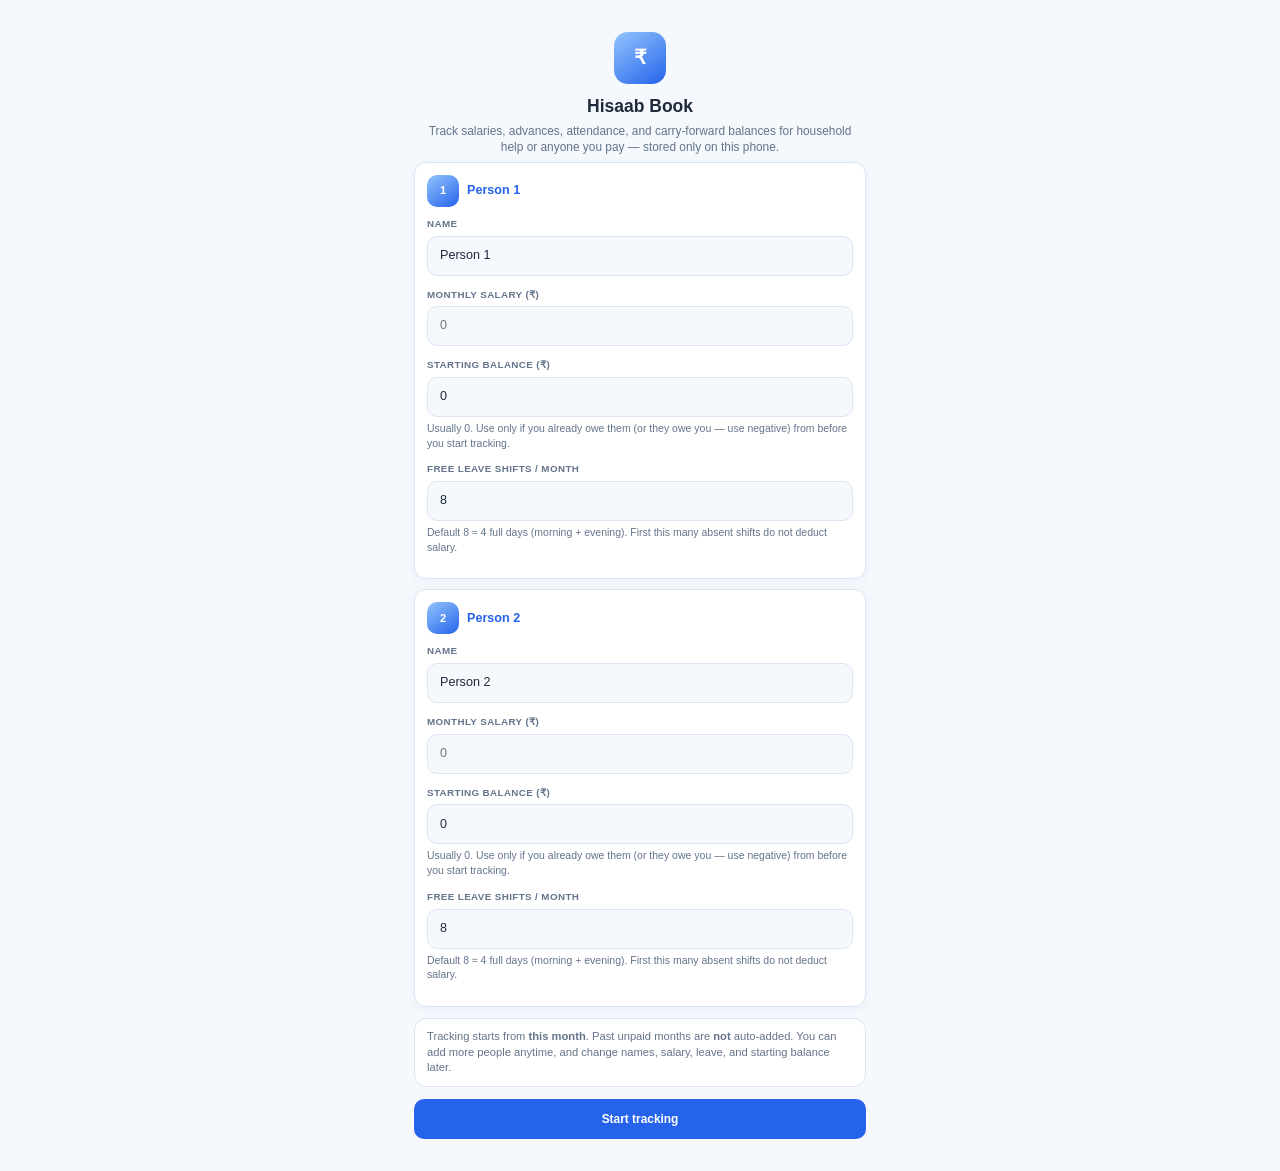
<file: index.html>
<!DOCTYPE html>
<html lang="en">
<head>
  <meta charset="UTF-8" />
  <meta name="viewport" content="width=device-width, initial-scale=1, viewport-fit=cover, maximum-scale=1" />
  <meta name="apple-mobile-web-app-capable" content="yes" />
  <meta name="apple-mobile-web-app-status-bar-style" content="black-translucent" />
  <meta name="theme-color" content="#2563EB" />
  <title>Hisaab Book</title>
  <link rel="stylesheet" href="styles.css?v=4" />
  <link rel="manifest" href="manifest.json" />
  <link rel="icon" href="data:image/svg+xml,%3Csvg xmlns='http://www.w3.org/2000/svg' viewBox='0 0 100 100'%3E%3Crect rx='20' width='100' height='100' fill='%232563EB'/%3E%3Ctext x='50' y='68' font-size='52' text-anchor='middle' fill='white'%3E₹%3C/text%3E%3C/svg%3E" />
</head>
<body>
  <div id="app"></div>
  <script src="app.js?v=4"></script>
</body>
</html>
</file>
<file: styles.css>
:root {
  --bg: #F5F8FC;
  --surface: #FFFFFF;
  --surface-2: #EEF3FA;
  --primary: #2563EB;
  --primary-dark: #1D4ED8;
  --primary-soft: #93C5FD;
  --accent: #3B82F6;
  --text: #1E293B;
  --text-muted: #64748B;
  --border: #DCE5F2;
  --positive: #0F766E;
  --positive-bg: #ECFDF5;
  --negative: #B91C1C;
  --negative-bg: #FEF2F2;
  --shadow: 0 2px 10px rgba(37, 99, 235, 0.06);
  --radius: 12px;
  --safe-top: env(safe-area-inset-top, 0px);
  --safe-bottom: env(safe-area-inset-bottom, 0px);
  --font: -apple-system, BlinkMacSystemFont, "Segoe UI", Roboto, "Helvetica Neue", Arial, sans-serif;
}

* { box-sizing: border-box; -webkit-tap-highlight-color: transparent; }
html, body {
  margin: 0; padding: 0; min-height: 100%;
  background: var(--bg); color: var(--text); font-family: var(--font);
  font-size: 14px; line-height: 1.4;
}
body { padding-bottom: calc(20px + var(--safe-bottom)); }
button, input, textarea, select { font: inherit; color: inherit; }
button { cursor: pointer; border: none; background: none; }
a { color: var(--primary); }

#app { max-width: 480px; margin: 0 auto; min-height: 100vh; }

.topbar {
  position: sticky; top: 0; z-index: 20;
  background: rgba(245, 248, 252, 0.94); backdrop-filter: blur(12px);
  -webkit-backdrop-filter: blur(12px);
  padding: calc(10px + var(--safe-top)) 14px 10px;
  border-bottom: 1px solid var(--border);
  display: flex; align-items: center; gap: 8px;
}
.topbar h1 { flex: 1; margin: 0; font-size: 1.05rem; font-weight: 650; letter-spacing: -0.01em; }
.topbar .sub { display: block; font-size: 0.68rem; color: var(--text-muted); font-weight: 500; margin-top: 1px; }
.icon-btn {
  width: 36px; height: 36px; border-radius: 10px;
  display: grid; place-items: center; color: var(--primary);
  background: var(--surface); border: 1px solid var(--border);
  font-size: 1rem; flex-shrink: 0;
}
.icon-btn:active { transform: scale(0.96); background: var(--surface-2); }

.page { padding: 12px 14px; animation: fadeIn 0.2s ease; }
@keyframes fadeIn { from { opacity: 0; transform: translateY(4px); } to { opacity: 1; transform: none; } }

.hint {
  background: var(--surface); border: 1px solid var(--border);
  border-radius: var(--radius); padding: 10px 12px;
  color: var(--text-muted); font-size: 0.8rem; line-height: 1.4; margin-bottom: 12px;
}

.maid-card {
  background: var(--surface); border-radius: var(--radius);
  box-shadow: var(--shadow); border: 1px solid var(--border);
  padding: 12px; margin-bottom: 10px; text-align: left; width: 100%;
  transition: transform 0.12s ease;
}
.maid-card:active { transform: scale(0.99); }
.maid-card .name-row { display: flex; align-items: center; gap: 10px; margin-bottom: 8px; }
.maid-avatar {
  width: 36px; height: 36px; border-radius: 10px;
  background: linear-gradient(145deg, var(--primary-soft), var(--primary));
  color: #fff; font-weight: 650; font-size: 0.85rem;
  display: grid; place-items: center; flex-shrink: 0;
}
.maid-card .name { font-size: 1rem; font-weight: 650; letter-spacing: -0.01em; margin: 0; line-height: 1.25; }
.maid-card .meta { font-size: 0.72rem; color: var(--text-muted); margin-top: 2px; }
.balance-row { display: flex; justify-content: space-between; align-items: flex-end; gap: 10px; margin-top: 6px; }
.balance-label { font-size: 0.65rem; text-transform: uppercase; letter-spacing: 0.05em; color: var(--text-muted); font-weight: 600; }
.balance-amt { font-size: 1.2rem; font-weight: 700; letter-spacing: -0.02em; font-variant-numeric: tabular-nums; }
.balance-amt.pos { color: var(--positive); }
.balance-amt.neg { color: var(--negative); }
.balance-amt.zero { color: var(--text-muted); }

.chip {
  display: inline-flex; align-items: center; gap: 4px;
  padding: 3px 8px; border-radius: 999px; font-size: 0.68rem; font-weight: 600;
  background: var(--surface-2); color: var(--text-muted); border: 1px solid var(--border);
}
.chip.warn { background: var(--negative-bg); color: var(--negative); border-color: #fecaca; }
.chip.ok { background: var(--positive-bg); color: var(--positive); border-color: #a7f3d0; }

.btn-row { display: flex; gap: 8px; margin-top: 10px; flex-wrap: wrap; }
.btn {
  flex: 1; min-height: 40px; min-width: 100px; padding: 8px 12px;
  border-radius: 10px; font-weight: 600; font-size: 0.85rem;
  display: inline-flex; align-items: center; justify-content: center; gap: 6px;
}
.btn-primary { background: var(--primary); color: #fff; }
.btn-primary:active { background: var(--primary-dark); }
.btn-secondary { background: var(--surface); color: var(--primary); border: 1px solid var(--border); }
.btn-secondary:active { background: var(--surface-2); }
.btn-danger { background: var(--negative-bg); color: var(--negative); border: 1px solid #fecaca; }
.btn-block { width: 100%; flex: none; }
.btn:disabled { opacity: 0.5; }

.summary-grid {
  display: grid; grid-template-columns: 1fr 1fr; gap: 8px; margin-bottom: 12px;
}
.stat {
  background: var(--surface); border: 1px solid var(--border); border-radius: 10px;
  padding: 10px; box-shadow: var(--shadow);
}
.stat.wide { grid-column: 1 / -1; }
.stat .label { font-size: 0.65rem; text-transform: uppercase; letter-spacing: 0.04em; color: var(--text-muted); font-weight: 600; }
.stat .value { font-size: 0.95rem; font-weight: 700; margin-top: 3px; font-variant-numeric: tabular-nums; }
.stat .value.big { font-size: 1.25rem; }
.stat .value.pos { color: var(--positive); }
.stat .value.neg { color: var(--negative); }

.section-title {
  display: flex; align-items: center; justify-content: space-between;
  margin: 6px 0 8px; font-size: 0.85rem; font-weight: 650;
}
.month-picker {
  display: flex; align-items: center; gap: 6px;
  background: var(--surface); border: 1px solid var(--border);
  border-radius: 10px; padding: 2px; margin-bottom: 10px;
}
.month-picker .label {
  flex: 1; text-align: center; font-weight: 600; font-size: 0.82rem;
}
.month-picker .icon-btn { width: 34px; height: 34px; border: none; background: transparent; }

.list { display: flex; flex-direction: column; gap: 6px; }
.entry {
  background: var(--surface); border: 1px solid var(--border); border-radius: 10px;
  padding: 10px; display: flex; gap: 10px; align-items: flex-start;
  box-shadow: var(--shadow); text-align: left; width: 100%;
}
.entry:active { background: var(--surface-2); }
.entry .amt { font-weight: 700; font-size: 0.9rem; color: var(--primary); white-space: nowrap; font-variant-numeric: tabular-nums; }
.entry .date { font-size: 0.72rem; color: var(--text-muted); font-weight: 600; }
.entry .note { font-size: 0.8rem; margin-top: 2px; color: var(--text); }
.entry .grow { flex: 1; min-width: 0; }
.empty {
  text-align: center; padding: 24px 16px; color: var(--text-muted);
  background: var(--surface); border-radius: var(--radius); border: 1px dashed var(--border);
}
.empty .emoji { font-size: 1.4rem; margin-bottom: 6px; }
.empty p { margin: 0 0 4px; line-height: 1.4; font-size: 0.82rem; }

.overlay {
  position: fixed; inset: 0; background: rgba(15, 23, 42, 0.4); z-index: 50;
  display: flex; align-items: flex-end; justify-content: center;
  animation: fadeIn 0.15s ease;
}
.sheet {
  background: var(--surface); width: 100%; max-width: 480px;
  border-radius: 16px 16px 0 0; padding: 10px 16px calc(16px + var(--safe-bottom));
  max-height: 92vh; overflow-y: auto; animation: slideUp 0.22s ease;
}
@keyframes slideUp { from { transform: translateY(40%); } to { transform: none; } }
.sheet-handle { width: 36px; height: 4px; background: var(--border); border-radius: 4px; margin: 4px auto 12px; }
.sheet h2 { margin: 0 0 4px; font-size: 1.05rem; font-weight: 650; }
.sheet .sheet-sub { color: var(--text-muted); font-size: 0.78rem; margin-bottom: 12px; }
.field { margin-bottom: 12px; }
.field label { display: block; font-size: 0.7rem; font-weight: 650; color: var(--text-muted); margin-bottom: 5px; text-transform: uppercase; letter-spacing: 0.04em; }
.field input, .field textarea, .field select {
  width: 100%; min-height: 40px; padding: 8px 12px;
  border: 1px solid var(--border); border-radius: 10px;
  background: var(--bg); outline: none; font-size: 0.9rem;
}
.field input:focus, .field textarea:focus, .field select:focus {
  border-color: var(--primary); background: #fff; box-shadow: 0 0 0 3px rgba(37, 99, 235, 0.15);
}
.field textarea { min-height: 72px; resize: vertical; }
.field .error { color: var(--negative); font-size: 0.75rem; margin-top: 4px; }
.dialog {
  background: var(--surface); width: calc(100% - 32px); max-width: 360px;
  border-radius: 14px; padding: 18px; margin: auto; box-shadow: var(--shadow);
  animation: fadeIn 0.15s ease;
}
.dialog h3 { margin: 0 0 6px; font-size: 1rem; }
.dialog p { margin: 0 0 14px; color: var(--text-muted); line-height: 1.4; font-size: 0.85rem; }
.overlay.center { align-items: center; }

.setup-hero { text-align: center; padding: 20px 8px 6px; }
.setup-hero .logo {
  width: 52px; height: 52px; border-radius: 14px; margin: 0 auto 10px;
  background: linear-gradient(145deg, var(--primary-soft), var(--primary));
  color: #fff; font-size: 1.4rem; font-weight: 700; display: grid; place-items: center;
}
.setup-hero h1 { margin: 0 0 4px; font-size: 1.25rem; font-weight: 650; }
.setup-hero p { margin: 0; color: var(--text-muted); line-height: 1.4; font-size: 0.85rem; }

.maid-block {
  background: var(--surface); border: 1px solid var(--border); border-radius: var(--radius);
  padding: 12px; margin-bottom: 10px; box-shadow: var(--shadow);
}
.maid-block h3 {
  margin: 0 0 10px; font-size: 0.9rem; color: var(--primary);
  display: flex; align-items: center; gap: 8px; font-weight: 650;
}

.toast {
  position: fixed; left: 50%; bottom: calc(20px + var(--safe-bottom));
  transform: translateX(-50%); background: #1E293B; color: #fff;
  padding: 10px 14px; border-radius: 999px; font-size: 0.8rem; font-weight: 600;
  z-index: 100; box-shadow: var(--shadow); animation: fadeIn 0.2s ease;
  max-width: calc(100% - 32px); text-align: center;
}

.name-banner {
  background: linear-gradient(135deg, #2563EB, #3B82F6);
  color: #fff; border-radius: var(--radius); padding: 14px;
  margin-bottom: 12px; box-shadow: var(--shadow);
}
.name-banner .label { font-size: 0.65rem; opacity: 0.9; text-transform: uppercase; letter-spacing: 0.06em; font-weight: 600; }
.name-banner .maid-name { font-size: 1.2rem; font-weight: 700; margin: 2px 0 0; letter-spacing: -0.01em; line-height: 1.2; }
.name-banner .actions { margin-top: 10px; display: flex; gap: 6px; flex-wrap: wrap; }
.name-banner .ghost {
  background: rgba(255,255,255,0.16); color: #fff; border: 1px solid rgba(255,255,255,0.35);
  border-radius: 8px; padding: 6px 10px; font-weight: 600; font-size: 0.75rem; min-height: 32px;
}

.fab-spacer { height: 56px; }


/* Attendance */
.att-summary {
  display: flex; flex-wrap: wrap; gap: 6px; margin-bottom: 10px;
}
.att-pill {
  display: inline-flex; align-items: center; gap: 4px;
  padding: 5px 10px; border-radius: 999px; font-size: 0.72rem; font-weight: 650;
  background: var(--surface-2); color: var(--text-muted); border: 1px solid var(--border);
}
.att-pill.warn { background: var(--negative-bg); color: var(--negative); border-color: #fecaca; }
.att-pill.ok { background: var(--positive-bg); color: var(--positive); border-color: #a7f3d0; }
.att-cal {
  display: flex; flex-direction: column; gap: 6px;
  background: var(--surface); border: 1px solid var(--border); border-radius: var(--radius);
  padding: 8px; margin-bottom: 12px;
}
.att-day {
  display: grid; grid-template-columns: 72px 1fr 1fr; gap: 6px; align-items: center;
}
.att-day .dow {
  font-size: 0.72rem; font-weight: 650; color: var(--text-muted);
  line-height: 1.2; text-align: left; background: none; border: 0; border-radius: 10px;
  min-height: 48px; padding: 4px 6px; font-family: inherit;
}
.att-day .dow:active:not(:disabled) { background: #E0ECFF; }
.att-day.today { background: #EFF6FF; border-radius: 12px; outline: 1.5px solid #93C5FD; }
.att-day.today .dow, .att-day.today .dow b { color: var(--primary); }
.att-cal button {
  touch-action: manipulation; -webkit-tap-highlight-color: transparent;
  user-select: none; -webkit-user-select: none; -webkit-touch-callout: none; cursor: pointer;
}
.att-cal button:disabled { cursor: default; }
.att-day .dow .num { display: block; color: var(--text); font-size: 0.85rem; font-weight: 700; }
.att-shift {
  min-height: 48px; font-family: inherit; border-radius: 10px; font-weight: 700; font-size: 0.8rem;
  border: 1.5px solid var(--border); background: var(--bg); color: var(--text-muted);
  display: flex; flex-direction: column; align-items: center; justify-content: center;
  gap: 1px; padding: 6px 4px; transition: background 0.12s, border-color 0.12s, color 0.12s;
}
.att-shift .lbl { font-size: 0.65rem; font-weight: 600; text-transform: uppercase; letter-spacing: 0.04em; opacity: 0.85; }
.att-shift.present { background: #F0F7FF; border-color: #BFDBFE; color: var(--primary); }
.att-shift.absent {
  background: var(--negative-bg); border-color: #FECACA; color: var(--negative);
}
.att-shift.absent { background: #DC2626; border-color: #DC2626; color: #fff; }
.att-shift:active:not(:disabled) { transform: scale(0.96); filter: brightness(0.95); }
.att-day.future { opacity: 0.4; }
.att-day.future .att-shift { background: var(--surface-2); border-color: var(--border); color: var(--text-muted); }
.undo-toast span { white-space: nowrap; }
.undo-toast { width: max-content; display: flex; align-items: center; gap: 12px; padding: 8px 8px 8px 16px; }
.undo-btn {
  background: none; border: 0; color: #93C5FD; font-weight: 800; font-size: 0.85rem;
  padding: 8px 12px; min-height: 40px; border-radius: 999px; font-family: inherit;
  touch-action: manipulation; -webkit-tap-highlight-color: transparent;
}
.home-att {
  margin-top: 6px; font-size: 0.72rem; color: var(--negative); font-weight: 600;
}
.stat .value.deduct { color: var(--negative); }
</file>
